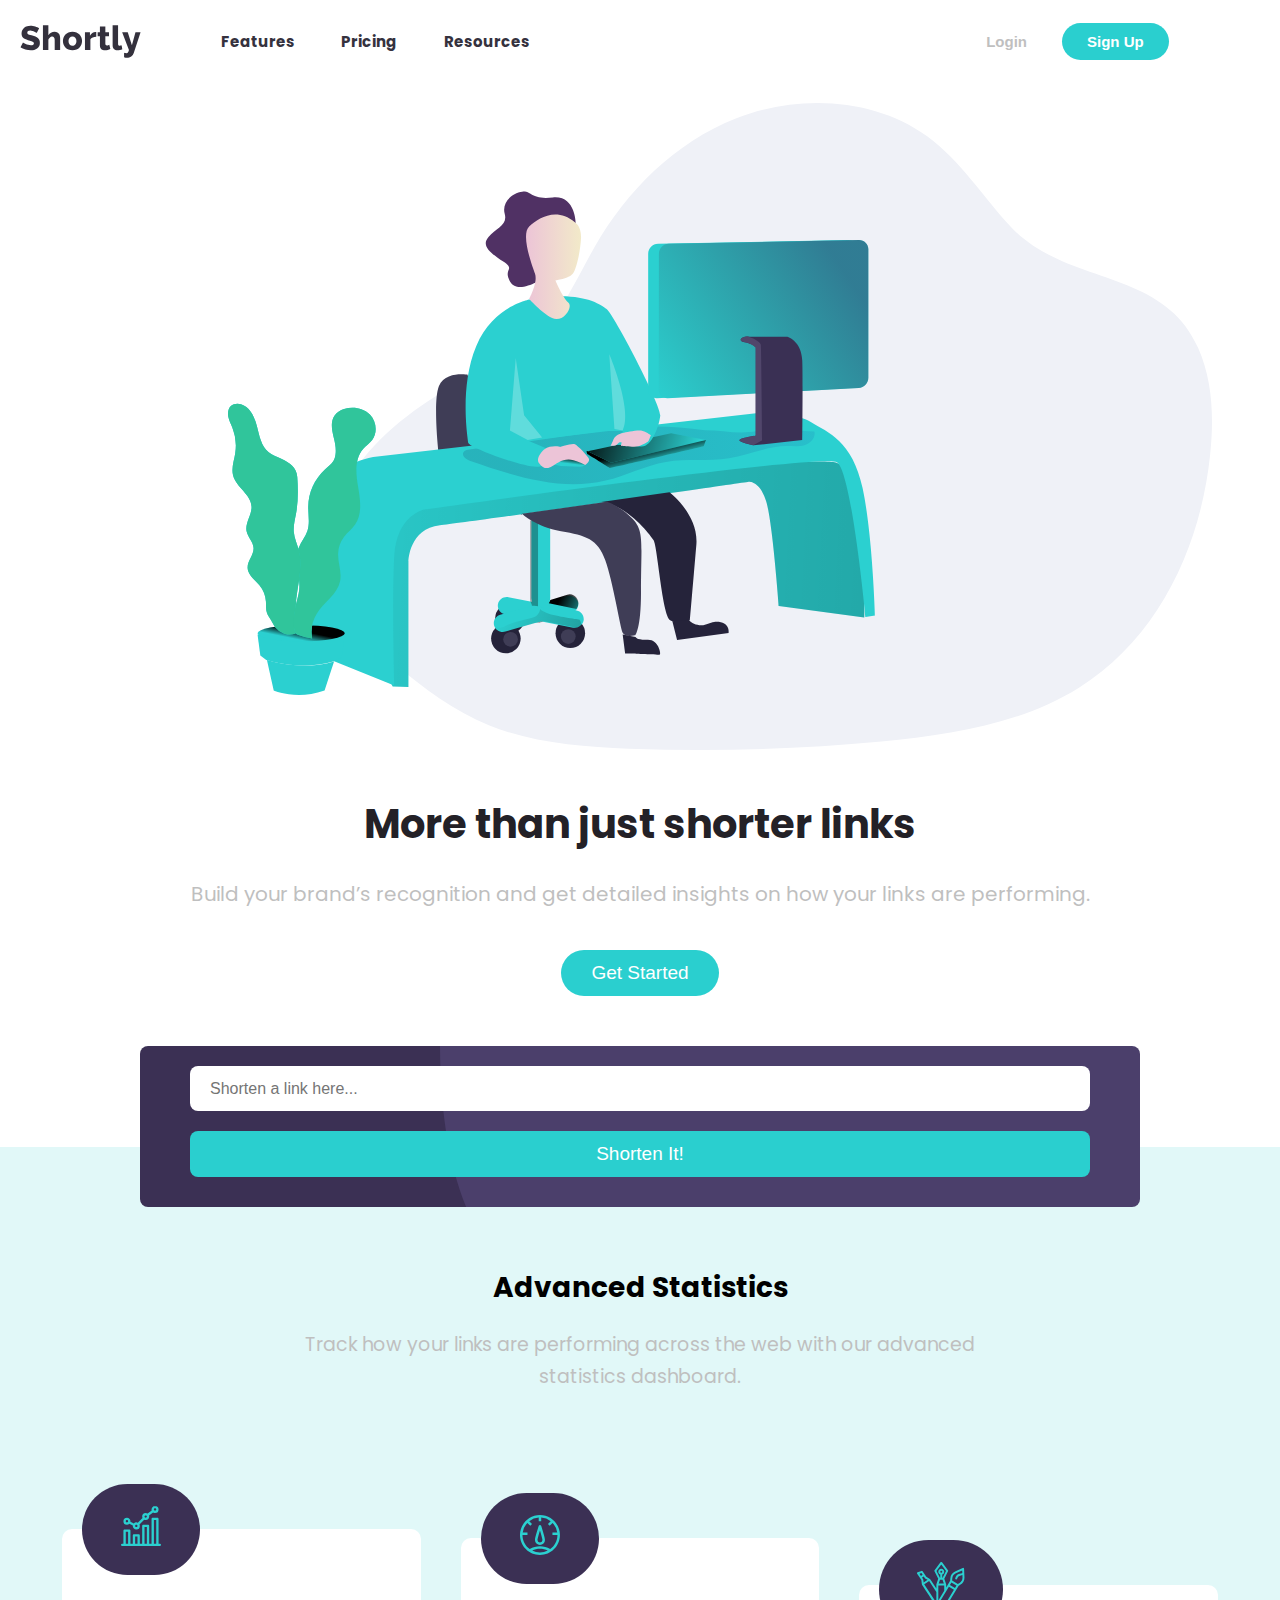
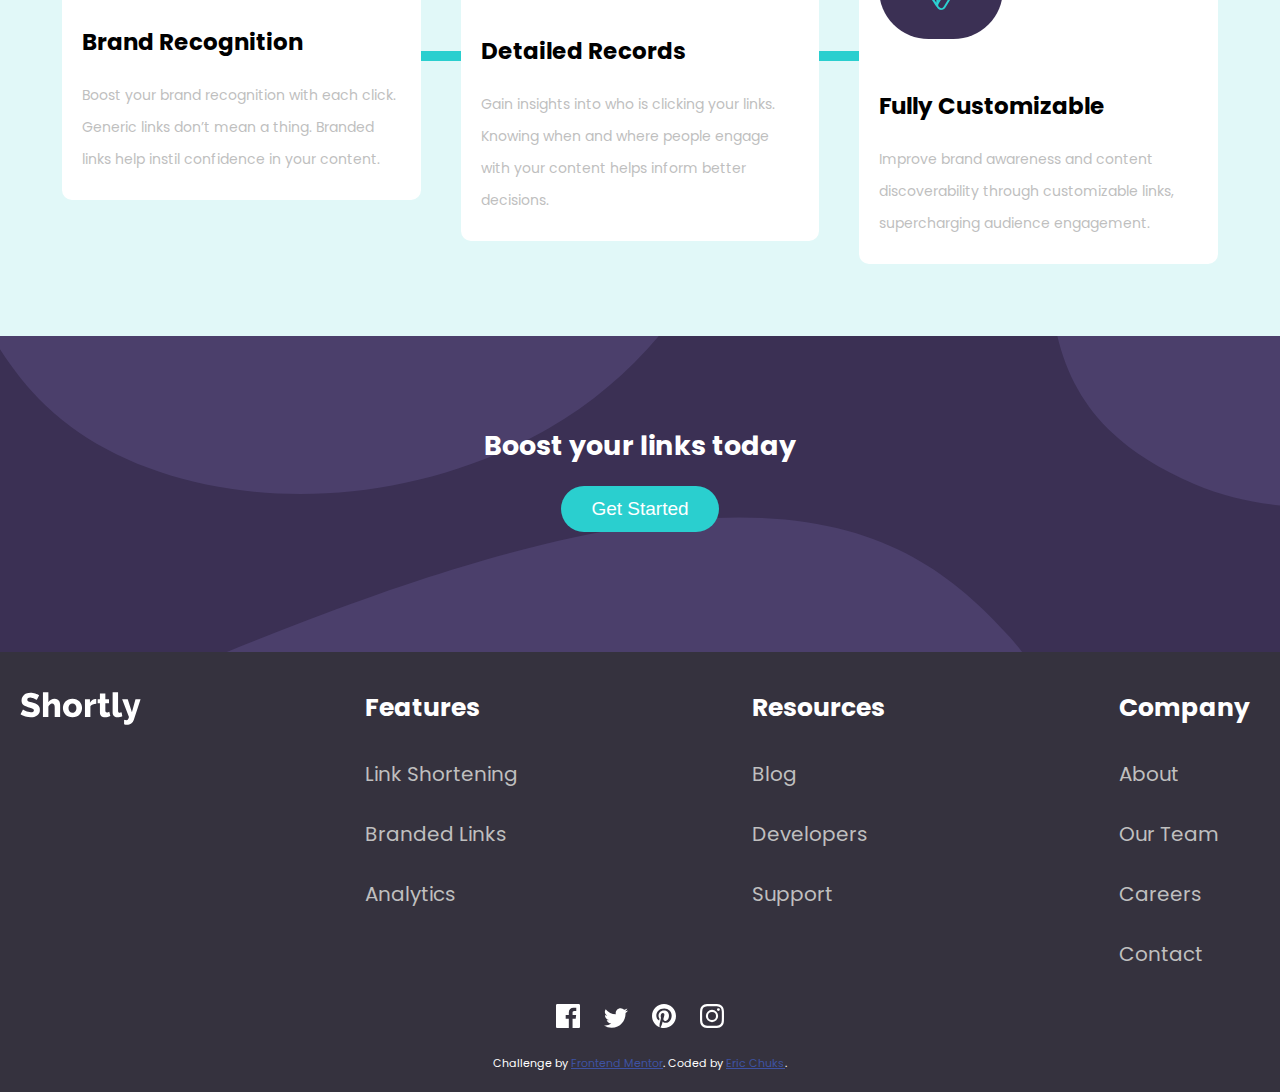
<file: url-shortening-api-master/index.html>
<!DOCTYPE html>
<html lang="en">
<head>
  <meta charset="UTF-8">
  <meta name="viewport" content="width=device-width, initial-scale=1.0"> <!-- displays site properly based on user's device -->

  <link rel="icon" type="image/png" sizes="32x32" href="./images/favicon-32x32.png">
  <link rel="stylesheet" href="style.css">
  <!-- <script src="https://kit.fontawesome.com/1588eef65c.js" crossorigin="anonymous"></script> -->
  <title>Frontend Mentor | Shortly URL shortening API Challenge</title>

  <!-- Feel free to remove these styles or customise in your own stylesheet 👍 -->
  <style>
    .attribution { font-size: 11px; text-align: center; }
    .attribution a { color: hsl(228, 45%, 44%); }
  </style>
</head>
<body>
<article class="container">
  <header>
    <img src="images/logo.svg" alt="logo" class="logo">
    <nav>
      <li>
        <a href="#features">Features</a>
        <a href="#pricing">Pricing</a>
        <a href="#resources">Resources</a>
      </li>
      <ul>
        <button>Login</button>
        <button>Sign Up</button>
      </ul>
    </nav>
    <img src="images/icon-hamburger.svg" alt="hamburger" class="hamburger">
    <img src="images/icon-close.svg" alt="close" class="close">
  </header>
  <section class="headerBanner">
    <div >
      <h2>More than just shorter links</h2>
      <p>Build your brand’s recognition and get detailed insights on how your links are performing.</p>
      <button>Get Started</button>
    </div>
    <img src="images/illustration-working.svg" alt="illustration-working" class="illustration">
  </section>
  <section class="formResultSection">
    <label for="input">
      <input type="text" id="input" placeholder="Shorten a link here...">
    </label>
    <p class="error">Please add a link</p>
    <button class="callToAction">Shorten It!</button>
  </section>
  <div class="grow"></div>
  <section class="mainbody">
    <div class="advance">
      <h3>Advanced Statistics</h3>
      <p>Track how your links are performing across the web with our 
  advanced statistics dashboard.</p>
    </div>
    <div class="span"></div>
    <div>
      <aside>
      <img src="images/icon-brand-recognition.svg" alt="">
      </aside>
      <h3>Brand Recognition</h3>
      <p>Boost your brand recognition with each click. Generic links don’t 
  mean a thing. Branded links help instil confidence in your content.</p>
    </div>
    <div>
      <aside>
        <img src="images/icon-detailed-records.svg" alt=""> 
      </aside>
      <h3>Detailed Records</h3>
      <p>Gain insights into who is clicking your links. Knowing when and where 
  people engage with your content helps inform better decisions.</p>
    </div>
    <div>
      <aside>
         <img src="images/icon-fully-customizable.svg" alt="">
      </aside>
      <h3>Fully Customizable</h3>
      <p>Improve brand awareness and content discoverability through customizable 
  links, supercharging audience engagement.</p>
    </div>
  </section>
  <section class="footerHead">
    <h3>Boost your links today</h3>
    <button>Get Started</button>
  </section>
  <footer>
      <svg xmlns="http://www.w3.org/2000/svg" width="121" height="33" class="footLogo"><path fill="#FFF" d="M16.715 7.932c-.068-.09-.306-.26-.714-.51s-.918-.51-1.53-.782-1.281-.51-2.006-.714a8.005 8.005 0 00-2.176-.306c-1.995 0-2.992.669-2.992 2.006 0 .408.107.748.323 1.02.215.272.532.516.952.731.419.215.946.414 1.58.595l1.406.393.805.219c1.156.317 2.198.663 3.128 1.037.929.374 1.717.839 2.363 1.394a5.647 5.647 0 011.496 2.023c.35.793.527 1.745.527 2.856 0 1.36-.255 2.51-.765 3.451-.51.94-1.185 1.7-2.023 2.278-.84.578-1.802.997-2.89 1.258-1.088.26-2.21.391-3.366.391a19.68 19.68 0 01-5.44-.799c-.884-.26-1.74-.572-2.567-.935A14.358 14.358 0 01.53 22.28l2.448-4.862c.09.113.385.329.884.646.498.317 1.116.635 1.853.952.736.317 1.558.6 2.465.85.906.25 1.824.374 2.754.374 1.972 0 2.958-.6 2.958-1.802 0-.453-.148-.827-.442-1.122-.295-.295-.703-.561-1.224-.799a12.455 12.455 0 00-1.504-.56l-1.702-.495-.976-.288c-1.111-.34-2.074-.708-2.89-1.105-.816-.397-1.49-.856-2.023-1.377a5.003 5.003 0 01-1.19-1.802c-.261-.68-.391-1.473-.391-2.38 0-1.27.238-2.391.714-3.366a7.266 7.266 0 011.938-2.465 8.435 8.435 0 012.839-1.513c1.076-.34 2.215-.51 3.417-.51.838 0 1.666.08 2.482.238.816.159 1.598.363 2.346.612.748.25 1.445.533 2.09.85.647.317 1.242.635 1.786.952l-2.448 4.624zM40.139 25h-5.44V14.97c0-1.156-.227-2.006-.68-2.55-.454-.544-1.077-.816-1.87-.816-.318 0-.663.074-1.037.221a4.173 4.173 0 00-1.088.646 5.827 5.827 0 00-.97 1.003 4.4 4.4 0 00-.68 1.292V25h-5.44V.18h5.44v9.962a6.786 6.786 0 012.602-2.465c1.076-.578 2.26-.867 3.553-.867 1.201 0 2.17.21 2.907.629.736.42 1.303.952 1.7 1.598.396.646.663 1.371.799 2.176.136.805.204 1.592.204 2.363V25zm12.34.34c-1.519 0-2.873-.25-4.063-.748-1.19-.499-2.193-1.173-3.01-2.023a8.54 8.54 0 01-1.852-2.958 9.97 9.97 0 01-.63-3.519c0-1.224.21-2.397.63-3.519a8.54 8.54 0 011.853-2.958c.816-.85 1.819-1.53 3.009-2.04s2.544-.765 4.063-.765c1.519 0 2.867.255 4.046.765 1.179.51 2.176 1.19 2.992 2.04a8.754 8.754 0 011.87 2.958 9.736 9.736 0 01.646 3.519 9.97 9.97 0 01-.63 3.519 8.54 8.54 0 01-1.852 2.958c-.816.85-1.82 1.524-3.01 2.023-1.19.499-2.543.748-4.062.748zM48.5 16.092c0 1.405.374 2.533 1.122 3.383.748.85 1.7 1.275 2.856 1.275a3.59 3.59 0 001.564-.34c.476-.227.89-.544 1.24-.952a4.57 4.57 0 00.834-1.479 5.632 5.632 0 00.306-1.887c0-1.405-.374-2.533-1.122-3.383-.748-.85-1.689-1.275-2.822-1.275a3.702 3.702 0 00-2.84 1.292 4.57 4.57 0 00-.832 1.479 5.632 5.632 0 00-.306 1.887zm27.776-4.284c-1.315.023-2.505.238-3.57.646-1.065.408-1.836 1.02-2.312 1.836V25h-5.44V7.15h4.998v3.604c.612-1.201 1.4-2.142 2.363-2.822.963-.68 1.989-1.031 3.077-1.054h.544c.113 0 .227.011.34.034v4.896zm14.074 12.24a21.71 21.71 0 01-2.567.884c-.963.272-1.932.408-2.907.408-.68 0-1.32-.085-1.92-.255a4.286 4.286 0 01-1.582-.816c-.453-.374-.81-.867-1.07-1.479-.262-.612-.392-1.349-.392-2.21v-9.316h-2.278V7.15h2.278V1.472h5.44V7.15h3.638v4.114h-3.638v7.446c0 .59.147 1.014.442 1.275.295.26.669.391 1.122.391.408 0 .827-.068 1.258-.204.43-.136.805-.283 1.122-.442l1.054 4.318zM92.627.18h5.44v18.462c0 1.36.578 2.04 1.734 2.04.272 0 .572-.04.901-.119.329-.08.63-.198.901-.357l.714 4.08c-.68.317-1.462.567-2.346.748-.884.181-1.711.272-2.482.272-1.564 0-2.765-.408-3.604-1.224-.839-.816-1.258-1.995-1.258-3.536V.18zm11.456 27.506c.454.159.879.272 1.275.34a6.4 6.4 0 001.071.102c.658 0 1.168-.227 1.53-.68.363-.453.692-1.27.986-2.448l-6.8-17.85h5.61l4.148 13.192 3.57-13.192h5.1l-6.8 20.74a7.106 7.106 0 01-2.55 3.587c-1.224.918-2.674 1.377-4.352 1.377a8.17 8.17 0 01-1.377-.119 7.516 7.516 0 01-1.41-.391v-4.658z"/ ></svg>
      <section>
        <h3>Features</h3>
        <a href="#this">Link Shortening</a>
        <a href="#this">Branded Links</a>
        <a href="#this">Analytics</a>
      </section>
      <section>
        <h3>Resources</h3>
        <a href="#this">Blog</a>
        <a href="#this">Developers</a>
        <a href="#this">Support</a>
      </section>
      <section>
        <h3>Company</h3>
        <a href="#this" class="gyan">About</a>
        <a href="#this">Our Team</a>
        <a href="#this">Careers</a>
        <a href="#this">Contact</a>
      </section>
      <div>
        <svg xmlns="http://www.w3.org/2000/svg" width="24" height="24"><path fill="#FFF" d="M22.675 0H1.325C.593 0 0 .593 0 1.325v21.351C0 23.407.593 24 1.325 24H12.82v-9.294H9.692v-3.622h3.128V8.413c0-3.1 1.893-4.788 4.659-4.788 1.325 0 2.463.099 2.795.143v3.24l-1.918.001c-1.504 0-1.795.715-1.795 1.763v2.313h3.587l-.467 3.622h-3.12V24h6.116c.73 0 1.323-.593 1.323-1.325V1.325C24 .593 23.407 0 22.675 0z"/ class="icon"></svg>
          <svg xmlns="http://www.w3.org/2000/svg" width="24" height="20"><path fill="#FFF" d="M24 2.557a9.83 9.83 0 01-2.828.775A4.932 4.932 0 0023.337.608a9.864 9.864 0 01-3.127 1.195A4.916 4.916 0 0016.616.248c-3.179 0-5.515 2.966-4.797 6.045A13.978 13.978 0 011.671 1.149a4.93 4.93 0 001.523 6.574 4.903 4.903 0 01-2.229-.616c-.054 2.281 1.581 4.415 3.949 4.89a4.935 4.935 0 01-2.224.084 4.928 4.928 0 004.6 3.419A9.9 9.9 0 010 17.54a13.94 13.94 0 007.548 2.212c9.142 0 14.307-7.721 13.995-14.646A10.025 10.025 0 0024 2.557z"/ class="icon"></svg>
        <svg xmlns="http://www.w3.org/2000/svg" width="24" height="24"><path fill="#FFF" d="M12 0C5.373 0 0 5.372 0 12c0 5.084 3.163 9.426 7.627 11.174-.105-.949-.2-2.405.042-3.441.218-.937 1.407-5.965 1.407-5.965s-.359-.719-.359-1.782c0-1.668.967-2.914 2.171-2.914 1.023 0 1.518.769 1.518 1.69 0 1.029-.655 2.568-.994 3.995-.283 1.194.599 2.169 1.777 2.169 2.133 0 3.772-2.249 3.772-5.495 0-2.873-2.064-4.882-5.012-4.882-3.414 0-5.418 2.561-5.418 5.207 0 1.031.397 2.138.893 2.738a.36.36 0 01.083.345l-.333 1.36c-.053.22-.174.267-.402.161-1.499-.698-2.436-2.889-2.436-4.649 0-3.785 2.75-7.262 7.929-7.262 4.163 0 7.398 2.967 7.398 6.931 0 4.136-2.607 7.464-6.227 7.464-1.216 0-2.359-.631-2.75-1.378l-.748 2.853c-.271 1.043-1.002 2.35-1.492 3.146C9.57 23.812 10.763 24 12 24c6.627 0 12-5.373 12-12 0-6.628-5.373-12-12-12z"/ class="icon"></svg>
        <svg xmlns="http://www.w3.org/2000/svg" width="24" height="24"><path fill="#FFF" d="M12 2.163c3.204 0 3.584.012 4.85.07 3.252.148 4.771 1.691 4.919 4.919.058 1.265.069 1.645.069 4.849 0 3.205-.012 3.584-.069 4.849-.149 3.225-1.664 4.771-4.919 4.919-1.266.058-1.644.07-4.85.07-3.204 0-3.584-.012-4.849-.07-3.26-.149-4.771-1.699-4.919-4.92-.058-1.265-.07-1.644-.07-4.849 0-3.204.013-3.583.07-4.849.149-3.227 1.664-4.771 4.919-4.919 1.266-.057 1.645-.069 4.849-.069zM12 0C8.741 0 8.333.014 7.053.072 2.695.272.273 2.69.073 7.052.014 8.333 0 8.741 0 12c0 3.259.014 3.668.072 4.948.2 4.358 2.618 6.78 6.98 6.98C8.333 23.986 8.741 24 12 24c3.259 0 3.668-.014 4.948-.072 4.354-.2 6.782-2.618 6.979-6.98.059-1.28.073-1.689.073-4.948 0-3.259-.014-3.667-.072-4.947-.196-4.354-2.617-6.78-6.979-6.98C15.668.014 15.259 0 12 0zm0 5.838a6.162 6.162 0 100 12.324 6.162 6.162 0 000-12.324zM12 16a4 4 0 110-8 4 4 0 010 8zm6.406-11.845a1.44 1.44 0 100 2.881 1.44 1.44 0 000-2.881z"/ class="icon"></svg>
      </div>
      <div class="attribution">
         Challenge by <a href="https://www.frontendmentor.io?ref=challenge" target="_blank">Frontend Mentor</a>. 
        Coded by <a href="https://twitter.com/ChuksBraven">Eric Chuks</a>.
      </div>
  </footer>
</article>
</body>
<script src="script2.js"></script>
</html>
</file>
<file: url-shortening-api-master/style.css>
@import url('https://fonts.googleapis.com/css2?family=Alata&family=Bai+Jamjuree:wght@400;600&family=Barlow:wght@400;600&family=Be+Vietnam+Pro:wght@400;500;700&family=Big+Shoulders+Display:wght@700&family=Commissioner:wght@400;500;700&family=Fraunces:opsz,wght@9..144,700;9..144,900&family=Inter:wght@300;400;500;700&family=Josefin+Sans:wght@300;400;700&family=Karla:wght@400;700&family=Kumbh+Sans:wght@400;700&family=League+Spartan:wght@500;600;700&family=Lexend+Deca&family=Manrope:wght@500;600;700;800&family=Open+Sans:wght@400;700&family=Outfit:wght@400;700;800&family=Overpass:wght@300;600&family=Poppins:wght@500;700&family=Public+Sans:wght@300;400;700&family=Raleway:wght@400;700&family=Red+Hat+Display:wght@500;700;900&family=Rubik:ital,wght@0,300;0,400;0,500;0,700;1,400&family=Space+Mono:wght@700&family=Ubuntu:wght@400;500;700&display=swap');
:root{
    --Cyan: hsl(180, 66%, 49%);
    --cyanLight:hsla(180, 66%, 49%, 0.14);
    --Dark-Violet: hsl(257, 27%, 26%);
    --Red: hsl(0, 87%, 67%);
    --Gray: hsl(0, 0%, 75%);
    --Grayish-Violet: hsl(257, 7%, 63%);
    --Very-Dark-Blue: hsl(255, 11%, 22%);
    --Very-Dark-Violet: hsl(260, 8%, 14%);
}
*{
    margin:0;
    padding:0;
    box-sizing: border-box;
}
body{
    margin:0 auto;
    font-family: 'Poppins', sans-serif;
}
.container{
    overflow-x: hidden;
    text-align: center;
}
a{
    cursor: pointer;
}
/* HEADER SECTION */
header{
    position: relative;
    display: flex;
    justify-content: space-between;
    align-items: center;
    padding:20px;
    /* border:2px solid red; */
}
/* HEADER HAMBURGER MENU */
header nav{
    position: absolute;
    top:90px;
    display: flex;
    justify-content: space-around;
    align-items: center;
    flex-direction: column;
    width:90%;
    padding:20px;
    background-color: var(--Dark-Violet);
    border-radius: 12px;
    display: none;
    z-index:2;
    /* border:2px solid green; */
}
header nav li{
    padding:0;
    margin:0;
    /* border:2px solid black; */
    width:100%;
    display: flex;
    justify-content: space-between;
    align-items: center;
    flex-direction: column;
}
header nav a{
    text-decoration: none;
    font-size: 22px;
    padding: 10px;
    margin: 5px 0;
    color:white;
    cursor: pointer;
    font-weight: 700;
}
header nav ul{
    display: flex;
    flex-direction: column;
    border-top:1px solid var(--Gray);
    margin-top: 15px;
    padding:20px 0;
    width:100%;
}
header nav ul button{
    padding:15px 0;
    border-radius: 30px;
    border:none;
    outline: none;
    background-color: transparent;
    color:white;
    font-size: 18px;
    font-weight: 700;
    /* border:2px solid black; */
}
header nav ul button:not(:first-child){
    margin:-10px 0 0;
    background-color: var(--Cyan);
}
.close{
    display: none;
}

/* BODY CONTENT */
.headerBanner{
    display: flex;
    justify-content: space-between;
    align-items: center;
    flex-direction: column-reverse;
    background-color: white;
}
.headerBanner img{
    width:130%;
    position: relative;
    left:80px;
    padding:20px 0;
    margin:0 0 20px;
}
h2{
    font-size: 40px;
    line-height: 3rem;
    padding:10px 30px;
    color: var(--Very-Dark-Violet);
}
p{
    font-size: 20px;
    padding:20px 0px;
    line-height: 2rem;
    color:var(--Gray);
}
button{
    padding:12px 30px;
    margin:20px 0 30px;
    background-color: var(--Cyan);
    border:none;
    border-radius:40px;
    font-size: 19px;
    color:white;
    cursor: pointer;
}
.formResultSection{
    /* border:2px solid greenyellow; */
    /* width:90%; */
    position: relative;
    background-image: url(images/bg-shorten-mobile.svg);
    background-repeat: no-repeat;
    background-position: top right;
    background-size: 70%;
    background-color: var(--Dark-Violet);
    padding:20px 0;
    margin:0 20px;
    border-radius: 8px;
    position: relative;
}
.formResultSection input{
    width:90%;
    height: 45px;
    padding:10px 20px;
    font-size: 16px;
    border-radius: 8px;
    border:none;
    outline: none;
}
.formResultSection p{
    /* position: absolute; */
    color:red;
    font-size: 16px;
    margin:0;
    padding:0 23px;
    display: none;
    text-align: left;
}
.formResultSection button{
    width:90%;
    border-radius: 8px;
    margin:20px 0 10px;
}

/* MAINBODY SECTION */

.mainbody{
    background-color: var(--cyanLight);
    padding:200px 10px 30px;
    position: relative;
    top:-90px;
    z-index: -1;
    margin:0;
    /* border:2px solid black; */
}
.mainbody h3{
    font-size: 28px;
}
.mainbody p{
    font-size: 19px;
}
.mainbody div.span{
    width:10px;
    height:50%;
    position: absolute;
    top:500px;
    left: 49%;
    z-index: -1;
    background-color: var(--Cyan);
}
.mainbody div:not(:first-child, :nth-child(2)){
    /* border:2px solid black; */
    background-color: white;
    border-radius: 10px;
    padding:5px 10px 20px;
    margin:120px 10px;
    position: relative;
} 
.mainbody div aside{
    position: relative;
    top:-50px;
    /* left:35%; */
    /* width:30%; */
    background-color: var(--Dark-Violet);
    padding:22px 12px;
    margin:0 35%;
    border-radius: 100px; 
    /* border:2px solid black;
    /* left:0; */
}
.mainbody div:last-child aside{
    width:33%;
    
}
.mainbody div img{
    text-align: center;
}
.mainbody div:not(:first-child) h3{
    font-size: 23px;
}
.mainbody div:not(:first-child) p{
    font-size: 18px;
}
.footerHead{
    background-image: url(images/bg-boost-mobile.svg);
    background-size: cover;
    background-color:var(--Dark-Violet);
    position: relative;
    top:-90px;
    padding: 90px 0;
}
.footerHead h3{
    font-size: 27px;
    color: white;
}
footer{
    background-color: var(--Very-Dark-Blue);
    /* position: absolute; */
    margin-top:-90px;
    width:100%;
    padding:20% 0;
    z-index:-1;
} 
footer .footLogo{
    /* filter:invert(130%); */
    margin:20px 0 30px;
}
footer h3{
    font-size: 25px;
    color:white;
    margin:35px 0;cursor: pointer;
}
footer section{
    color:var(--Gray);
    display: flex;
    justify-content: space-between;
    align-items: center;
    flex-direction: column;
    /* border:2px solid black; */
} 
footer section a{
    color:var(--Gray);
    font-size: 20px;
    margin:10px 0;
    padding:5px 0;
    text-decoration: none;
    cursor: pointer;
}
footer svg{
    margin:20px 10px;
}
footer svg path:hover,
footer a:hover{
    color:var(--Cyan);
    fill:var(--Cyan);
}
footer div{
    color: white;
}

/* HOVER EFFECT */
button:hover{
    opacity: .5;
}
header nav a:hover{
    color:var(--Very-Dark-Blue);
}
footer section a:hover{
    color:var(--Cyan);
}
.result{
    /* border:2px solid black; */
    /* display: flex;
    justify-content: flex-start;
    align-items: center;
    flex-direction: column; */
    background-color: white;
    box-shadow: 0 2px 8px 0 rgba(0, 0, 0, 0.466);
    padding:10px 0;
    margin:30px 20px;
    text-align: left;
    border-radius: 10px;
}
.fromJs{
    font-size:14px;
    /* border:1px solid var(--Gray); */
    max-width: 100%;
    white-space: nowrap;
    overflow: hidden;
    text-overflow: ellipsis;
    margin:5px 0px 0;
    padding:5px 10px;
    color:var(--Very-Dark-Blue);
    font-weight: 800;
}
li{
    list-style: none;
    /* border:2px solid black; */
    /* width:100%; */
    padding:5px 10px;
    color:var(--Cyan);
}
.hr{
    width:100%;
    height:2px;
    margin:5px 0 10px;
}
.result button{
    margin:10px 10px;
    width:95%;
    border-radius: 6px;
}
@media screen and (min-width:700px) {
    header nav{
        position:relative;
        top:0;
        display: flex;
        flex-direction: row;
        justify-content: space-between;
        align-items: center;
        background-color: transparent;
        /* border:2px solid black; */
        padding:0px 10px;
        margin:0 0 0 70px;
    }
    header nav li{
        padding:0;
        margin:0 50px 0 0;
        /* border:2px solid black; */
        width:100%;
        display: flex;
        justify-content: space-between;
        align-items: center;
        flex-direction: row;
    }
    header nav a{
        color:var(--Very-Dark-Blue);
        font-size: 15px;
    }
    header nav ul{
        display: flex;
        flex-direction: row;
        justify-content: center;
        align-items: center;
        border:none;
        padding:0px 10px;
        margin:-10px 0;
    }
    header nav ul button{
        padding:10px 15px;
        /* border:2px solid black; */
        color:var(--Gray);
        margin:0;
        font-size: 15px;
    }
    header nav ul button:last-child{
        margin:0 10px;
        color:white;
        /* border: 2px solid rebeccapurple; */
    }
    .hamburger,
    .close{
        display: none;
    }
    .headerBanner img{
        width:80%;
        padding:20px;
    }
    .headerBanner div{
        padding:0 145px;
    }
    .formResultSection{
        margin:20px 140px;
    }
    .grow{
        margin:30px 120px;
    }
    .mainbody div.span{
        top: 30%;
        height: 50%;
        left:28.4%;
        /* border:2px solid black; */
    }
    .mainbody{
        display: flex;
        flex-direction: column;
        justify-content: center;
        align-items: center;
    }
    .mainbody div{
        margin:20px 140px;
    }
    .mainbody div:not(:first-child){
        margin:70px 140px;
    }
    .mainbody div aside{
        width:20%;
    }
    .mainbody div:last-child aside{
        width:22%;
        /* background-color: transparent; */
    }
    .footerHead{
        background-image: url(images/bg-boost-desktop.svg);
        background-size:cover;
        background-repeat: no-repeat;
    }
    footer{
        display: flex;
        flex-wrap: wrap;
        justify-content: space-between;
        align-items: flex-start;
        text-align: left;
        padding:20px;
    }
    footer section{
        text-align: left;
        align-items: flex-start;
        margin:0 10px;
        padding:0;
        /* border:2px solid white; */
    }
    footer section h3{
        padding: 0;
        margin:17px 0;
    }
    footer div{
        width:100%;
        text-align: center;
    }
    
}
@media screen and (min-width:1000px) {
     header nav{
        width:100%;
        /* border:2px solid black; */
        justify-content: space-between;
    }
    header nav li{
        width:30%;
    }
    header nav a{
        margin:0;
        padding:0;
    }
    header nav a{
        margin:10px 0px 10px 0;
        /* border:2px solid red; */
        /* width:10%; */
    }
    header nav ul{
        /* border:2px solid black; */
        align-items: flex-end;
        text-align: right;
        width:35%;
    } 
    header nav ul button{
        /* margin:0 20px; */
        /* border:2px solid black; */
        padding:10px 25px;
    }
    .mainbody div:first-child{
        margin:20px 300px;
        width:100%;
    }
    .mainbody{
        flex-direction: row;
        flex-wrap: wrap;
        padding:100px 0;
    }
    .mainbody div:not(:first-child,:nth-child(2)){
        width:28%;
        /* border:2px solid black; */
        margin:80px 20px 20px;
        padding:5px 20px;
        text-align: left;
    }
    .mainbody div:nth-child(4){
        position: relative;
        top:25px;
    }
    .mainbody div:nth-child(5){
        position: relative;
        top:60px;
    }
    .mainbody div aside{
        width:37%;
        text-align: center;
        margin:0 0px;
    }
    .mainbody div:not(:first-child) p{
        font-size: 14px;
    }
    .mainbody div:last-child aside{
        width:39%;
    }
    .mainbody div.span{
        height:10px;
        width:60%;
        left:50px;
        top:55%;
    }

   
}
@media screen and (min-width:1300px) {
    header{
        padding:20px 100px;
    }
    header nav li{
        width:40%;
    }
    header nav a{
        font-size: 20px;
        /* border:2px solid black; */
    }
    header nav ul button{
        font-size: 20px;
    }
    .headerBanner{
        display: flex;
        flex-direction: row;
        text-align: left;
        padding:0;
        margin:0;
        /* border:2px solid black; */
    }
    .headerBanner div{
        margin:0;
        padding:20px 100px;
    }
    .headerBanner h2{
        padding:10px 10px 10px 0;
        font-size: 60px;
        line-height: 4rem;
    }
    .headerBanner p{
        padding:0;
        margin:10px 0;
        font-size: 19px;
    }
    .headerBanner img{
        width:50%;
    }
    .formResultSection{
        margin:0 170px 0 100px;
        padding:60px 50px;
        background-image: url(images/bg-shorten-desktop.svg);
        background-size: 100%;
        background-position: left;
        display: flex;
        justify-content: space-between;
        align-items: center;
    }
    .formResultSection input{
        width:320%;
        /* border:2px solid wheat; */
    }
    .formResultSection button{
        width:20%;
        margin:0;
    }
    .formResultSection .error{
        margin:0 0 0 40px;
        position: absolute;
        top:110px;
        left:0;
    }
    .mainbody div:first-child{
        margin:30px 400px;
        line-height: 3rem;
    }
    .mainbody div:first-child p{
        font-size: 20px;
    }
    .mainbody{
        padding:120px 30px;
    }
    .mainbody div aside{
        width:30%;
    }
    .mainbody div:last-child aside{
        width:32%;
    }
    .footerHead{
        background-size: 100%;
        background-position: bottom;
        padding:50px;
    }
    footer{
        padding:30px 100px;
    }
    footer .footLogo{
        width: 25%;
        /* border:2px solid wheat; */
    }
    footer section{
        width:15%;
        /* border:2px solid black; */
    }
    footer div:nth-child(5){
        width:20%;
        /* border:2px solid black; */
    }
    footer div:last-child{
        width:100%;
    }
    .grow{
        margin:30px 170px 30px 100px;
    }
    .hr{
        display: none;
    }
    .result{
        display: flex;
        justify-content: space-between;
        align-items: center;
        padding:10px;
        margin:10px 0;
        width:100%;
    }
    .result ul{
        display: flex;
        align-items: center;
        justify-content: space-between;
    }
}
</file>
